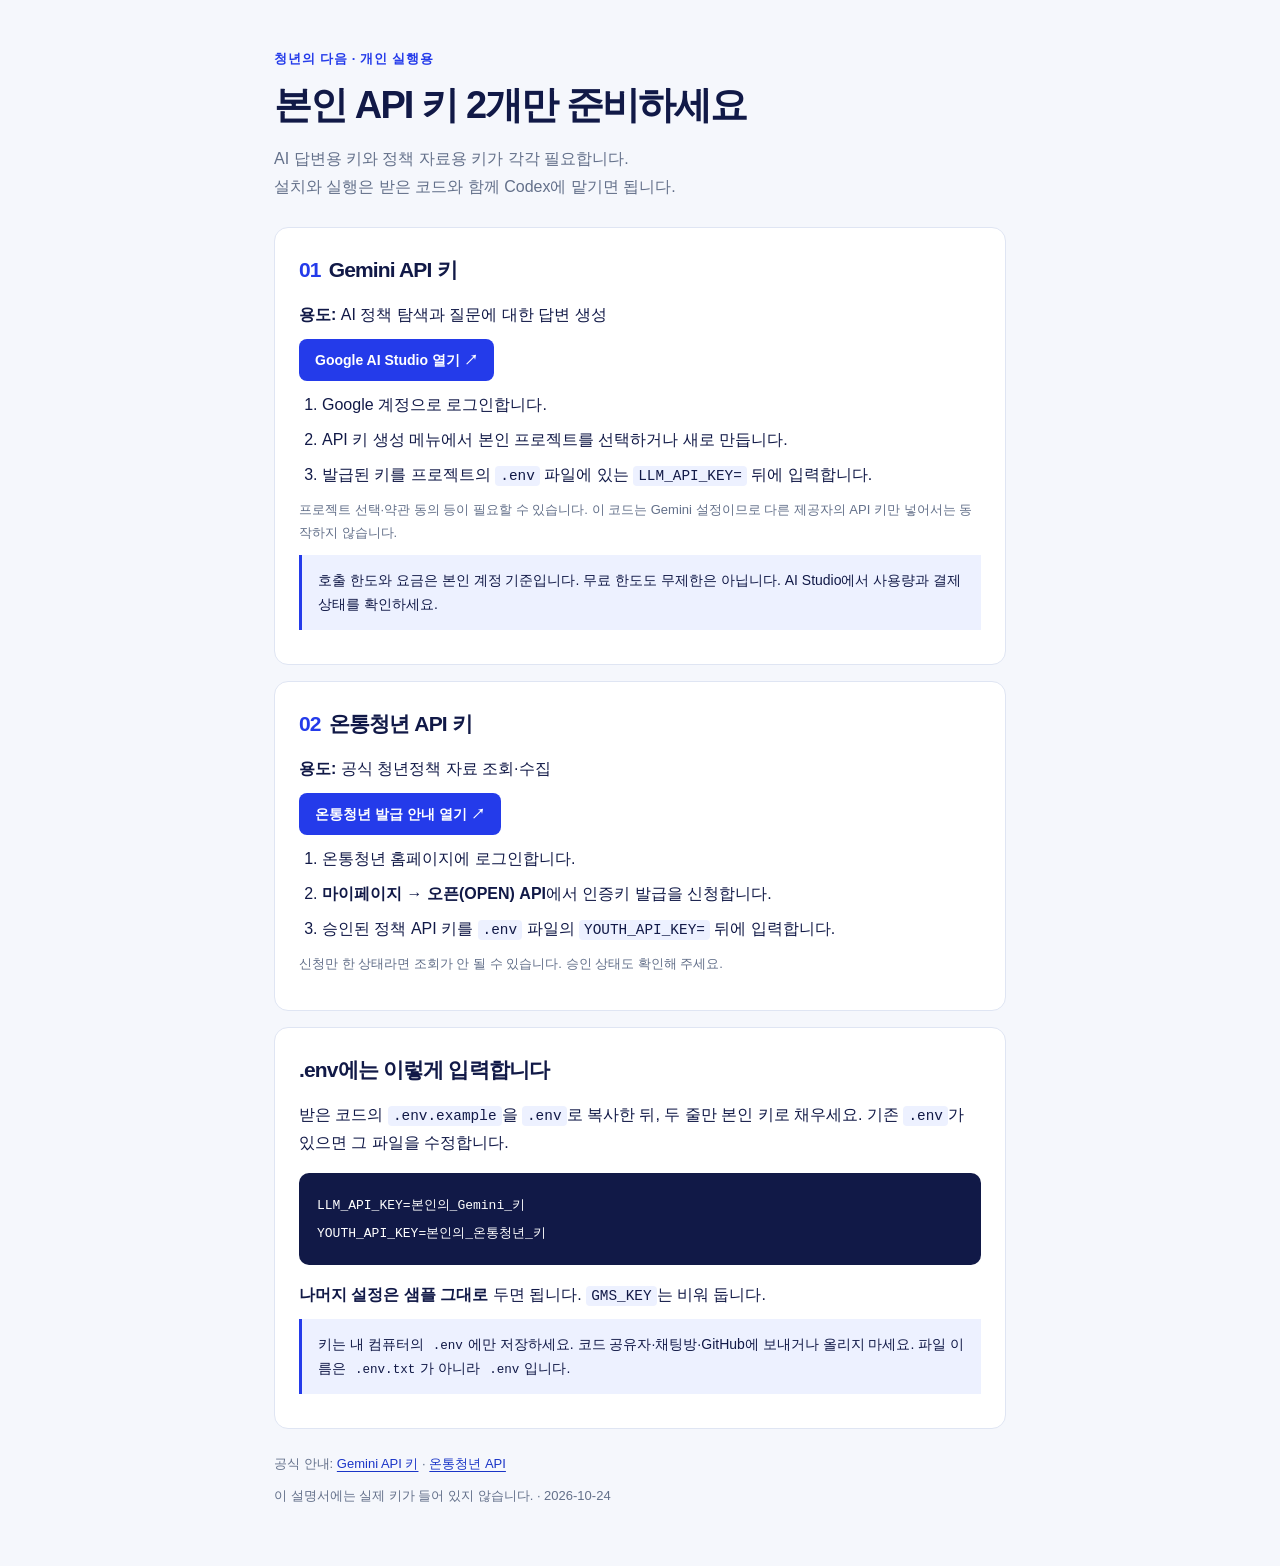
<file: docs/quick-start.html>
<!doctype html>
<html lang="ko">
<head>
<meta charset="utf-8">
<meta name="viewport" content="width=device-width,initial-scale=1">
<title>청년의 다음 · API 키 준비 안내</title>
<style>
:root{--blue:#243bea;--ink:#111947;--muted:#63708a;--line:#dfe5f3}*{box-sizing:border-box}body{margin:0;background:#f5f7fc;color:var(--ink);font:16px/1.75 -apple-system,BlinkMacSystemFont,"Apple SD Gothic Neo","Malgun Gothic",sans-serif}main{max-width:780px;margin:auto;padding:48px 24px}.eyebrow{color:var(--blue);font-size:13px;font-weight:750;letter-spacing:.06em}h1{font-size:clamp(28px,5vw,38px);line-height:1.35;letter-spacing:-.05em;margin:9px 0 14px}.intro{color:var(--muted);margin-bottom:26px}section{margin:16px 0;padding:24px;background:white;border:1px solid var(--line);border-radius:14px}h2{font-size:21px;margin:0 0 12px;letter-spacing:-.04em}.number{color:var(--blue);margin-right:8px}ol{padding-left:23px;margin:10px 0}li{margin:7px 0}a{color:#1a35c7;text-underline-offset:3px}.button{display:inline-block;background:var(--blue);color:white;padding:9px 16px;border-radius:8px;text-decoration:none;font-weight:650;font-size:14px}p{margin:10px 0}code{font: .9em ui-monospace,SFMono-Regular,Consolas,monospace;background:#edf1ff;padding:2px 5px;border-radius:4px;overflow-wrap:anywhere}pre{background:var(--ink);color:white;padding:18px;border-radius:10px;overflow:auto}pre code{background:none;padding:0;color:inherit;font-size:13px;line-height:1.9;white-space:pre}.note{font-size:14px;padding:13px 16px;border-left:3px solid var(--blue);background:#edf1ff}.muted,footer{color:var(--muted);font-size:13px}footer{margin-top:24px}a:focus-visible{outline:3px solid #8492ff;outline-offset:3px}@media(max-width:500px){main{padding:28px 16px}section{padding:20px 18px}}@media print{body{background:white}main{padding:0}section{break-inside:avoid}.button{background:none;color:var(--blue);padding:0}}
</style>
</head>
<body>
<main>
<div class="eyebrow">청년의 다음 · 개인 실행용</div>
<h1>본인 API 키 2개만 준비하세요</h1>
<p class="intro">AI 답변용 키와 정책 자료용 키가 각각 필요합니다.<br>설치와 실행은 받은 코드와 함께 Codex에 맡기면 됩니다.</p>

<section>
<h2><span class="number">01</span>Gemini API 키</h2>
<p><strong>용도:</strong> AI 정책 탐색과 질문에 대한 답변 생성</p>
<a class="button" href="https://aistudio.google.com/apikey" target="_blank" rel="noopener noreferrer">Google AI Studio 열기 ↗</a>
<ol>
<li>Google 계정으로 로그인합니다.</li>
<li>API 키 생성 메뉴에서 본인 프로젝트를 선택하거나 새로 만듭니다.</li>
<li>발급된 키를 프로젝트의 <code>.env</code> 파일에 있는 <code>LLM_API_KEY=</code> 뒤에 입력합니다.</li>
</ol>
<p class="muted">프로젝트 선택·약관 동의 등이 필요할 수 있습니다. 이 코드는 Gemini 설정이므로 다른 제공자의 API 키만 넣어서는 동작하지 않습니다.</p>
<p class="note">호출 한도와 요금은 본인 계정 기준입니다. 무료 한도도 무제한은 아닙니다. AI Studio에서 사용량과 결제 상태를 확인하세요.</p>
</section>

<section>
<h2><span class="number">02</span>온통청년 API 키</h2>
<p><strong>용도:</strong> 공식 청년정책 자료 조회·수집</p>
<a class="button" href="https://www.youthcenter.go.kr/cmnFooter/openapiIntro/oaiGuide" target="_blank" rel="noopener noreferrer">온통청년 발급 안내 열기 ↗</a>
<ol>
<li>온통청년 홈페이지에 로그인합니다.</li>
<li><strong>마이페이지 → 오픈(OPEN) API</strong>에서 인증키 발급을 신청합니다.</li>
<li>승인된 정책 API 키를 <code>.env</code> 파일의 <code>YOUTH_API_KEY=</code> 뒤에 입력합니다.</li>
</ol>
<p class="muted">신청만 한 상태라면 조회가 안 될 수 있습니다. 승인 상태도 확인해 주세요.</p>
</section>

<section>
<h2>.env에는 이렇게 입력합니다</h2>
<p>받은 코드의 <code>.env.example</code>을 <code>.env</code>로 복사한 뒤, 두 줄만 본인 키로 채우세요. 기존 <code>.env</code>가 있으면 그 파일을 수정합니다.</p>
<pre><code>LLM_API_KEY=본인의_Gemini_키
YOUTH_API_KEY=본인의_온통청년_키</code></pre>
<p><strong>나머지 설정은 샘플 그대로</strong> 두면 됩니다. <code>GMS_KEY</code>는 비워 둡니다.</p>
<p class="note">키는 내 컴퓨터의 <code>.env</code>에만 저장하세요. 코드 공유자·채팅방·GitHub에 보내거나 올리지 마세요. 파일 이름은 <code>.env.txt</code>가 아니라 <code>.env</code>입니다.</p>
</section>
<footer>
<p>공식 안내: <a href="https://ai.google.dev/gemini-api/docs/api-key?hl=ko" target="_blank" rel="noopener noreferrer">Gemini API 키</a> · <a href="https://www.youthcenter.go.kr/cmnFooter/openapiIntro/oaiGuide" target="_blank" rel="noopener noreferrer">온통청년 API</a></p>
<p>이 설명서에는 실제 키가 들어 있지 않습니다. · 2026-10-24</p>
</footer>
</main>
</body>
</html>
</file>
